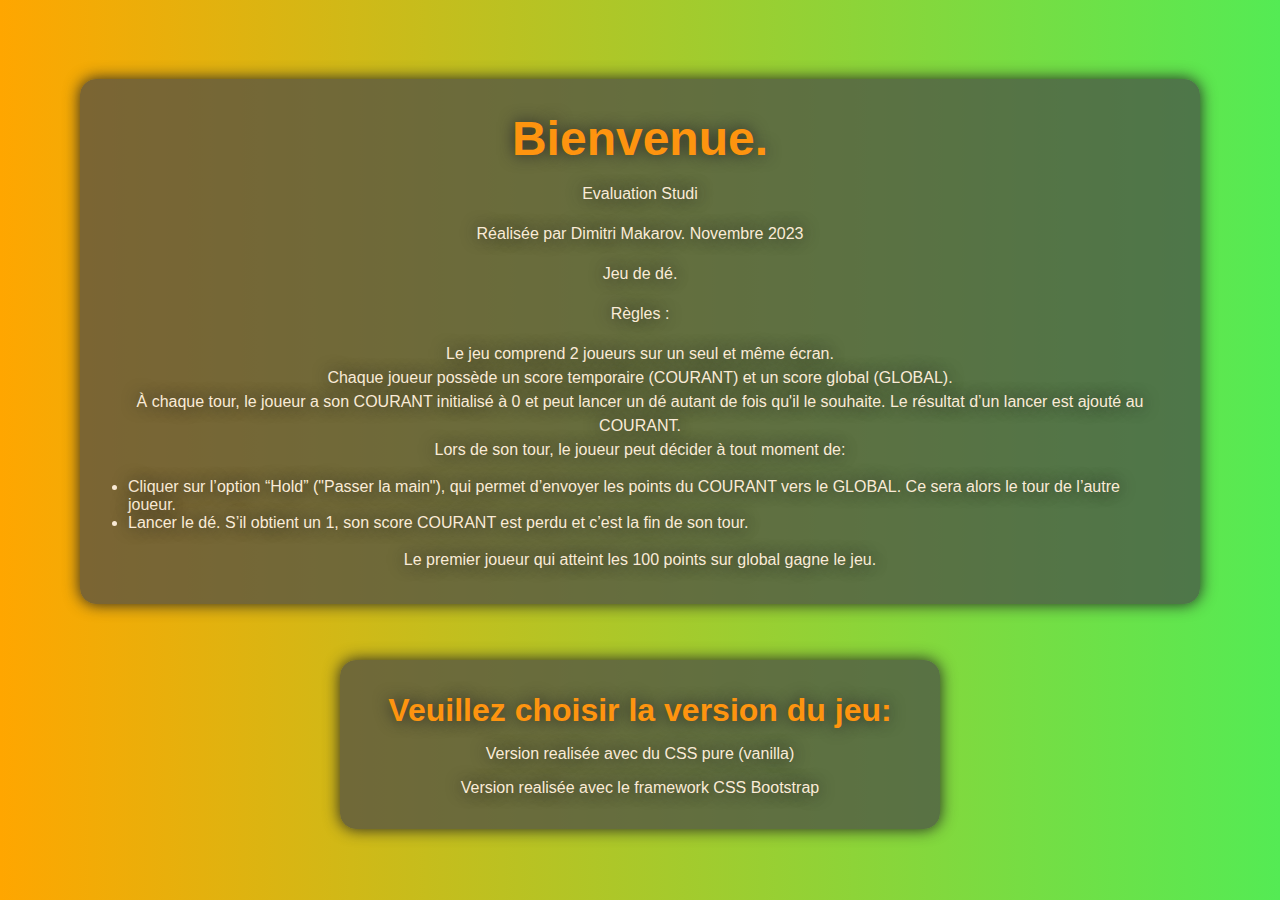
<file: index.html>
<!DOCTYPE html>
<html lang="fr">
  <head>
    <meta charset="UTF-8" />
    <meta name="viewport" content="width=device-width, initial-scale=1.0" />
    <title>Jeu de de</title>
    <link rel="shortcut icon" href="./images/dice-favicon.svg" type="image/x-icon">
    <link rel="stylesheet" href="./css/landing.css">
  </head>
  <body>
    <div class="cont">
      <h1>Bienvenue.</h1>
      <p>Evaluation Studi</p>
      <p>Réalisée par Dimitri Makarov. Novembre 2023</p>
      <p>Jeu de dé.</p>
      <p>Règles :</p>
      <p>
        Le jeu comprend 2 joueurs sur un seul et même écran.<br />
        Chaque joueur possède un score temporaire (COURANT) et un score global (GLOBAL).<br />
        À chaque tour, le joueur a son COURANT initialisé à 0 et peut lancer un dé autant de fois qu'il le souhaite. Le résultat d’un lancer est ajouté au COURANT.<br />
        Lors de son tour, le joueur peut décider à tout moment de:<br />
      </p>
      <ul>
        <li>Cliquer sur l’option “Hold” ("Passer la main"), qui permet d’envoyer les points du COURANT vers le GLOBAL. Ce sera alors le tour de l’autre joueur.</li>
        <li>Lancer le dé. S’il obtient un 1, son score COURANT est perdu et c’est la fin de son tour.</li>
      </ul>
        <p>
          Le premier joueur qui atteint les 100 points sur global gagne le jeu.
        </p>
    </div>
    <div class="cont">
      <h2>Veuillez choisir la version du jeu:</h2>
      <a href="./html/css_version.html" target="_blank">Version realisée avec du CSS pure (vanilla)</a>
      <a href="./html/bs_version.html" target="_blank">Version realisée avec le framework CSS Bootstrap</a>
    </div>
  </body>
</html>
</file>
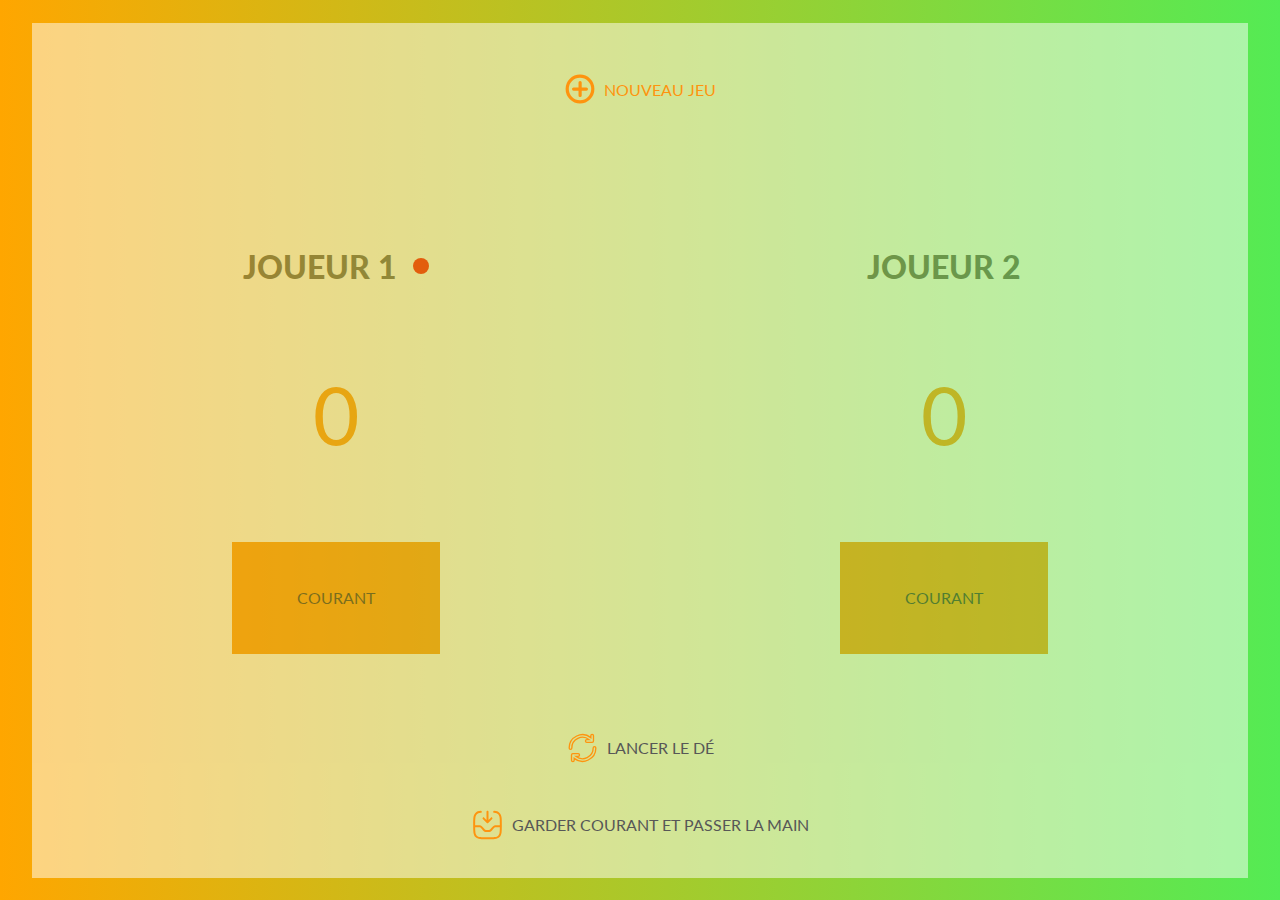
<file: html/index.html>
<!DOCTYPE html>
<html lang="fr">
  <head>
    <meta charset="UTF-8" />
    <meta name="viewport" content="width=device-width, initial-scale=1.0" />
    <title>Jeu de dé (HTML, CSS, JavaScript)</title>
    <link rel="shortcut icon" href="../images/dice-favicon.svg" type="image/x-icon">
    <link rel="preconnect" href="https://fonts.googleapis.com" />
    <link rel="preconnect" href="https://fonts.gstatic.com" crossorigin />
    <link
      href="https://fonts.googleapis.com/css2?family=Lato:wght@300;400;700&display=swap"
      rel="stylesheet"
    />
    <link rel="stylesheet" href="../css/styles.css" />
    <script src="../scripts/main.js" defer></script>
  </head>
  <body>
    <main>
      <button class="new__game">
        <svg
          class="new__game-svg"
          viewBox="0 0 20 20"
          xmlns="http://www.w3.org/2000/svg"
        >
          <g id="SVGRepo_bgCarrier" stroke-width="0" />

          <g
            id="SVGRepo_tracerCarrier"
            stroke-linecap="round"
            stroke-linejoin="round"
          />

          <g id="SVGRepo_iconCarrier">
            <path
              fill="#fe940f"
              fill-rule="evenodd"
              d="M10 3a7 7 0 100 14 7 7 0 000-14zm-9 7a9 9 0 1118 0 9 9 0 01-18 0zm14 .069a1 1 0 01-1 1h-2.931V14a1 1 0 11-2 0v-2.931H6a1 1 0 110-2h3.069V6a1 1 0 112 0v3.069H14a1 1 0 011 1z"
            />
          </g>
        </svg>
        Nouveau Jeu
      </button>
      <section id="player-0">
        <div class="player_cont">
          <h2 class="player">Joueur 1 <span class="winner-0 hidden">👑</span></h2>
          <div id="red-dot-0"></div>
        </div>
        <p id="score__player-0" class="score"></p>
        <div class="current-0">
          <p>Courant</p>
          <p id="current_score__player-0" class="current__score"></p>
        </div>
        
      </section>
      <section id="player-1">
        <div class="player_cont">
          <h2 class="player">Joueur 2 <span class="winner-1 hidden">👑</span></h2>
          <div id="red-dot-1" class="hidden"></div>
        </div>
        <p id="score__player-1" class="score"></p>
        <div class="current-1">
          <p>Courant</p>
          <p id="current_score__player-1" class="current__score"></p>
        </div>
      </section>
      <div id="dice" class="hidden">
        <img src="../images/dice-1.svg" alt="dice" />
      </div>
      <button class="roll__dice" id="roll__dice">
        <svg
          class="roll__dice-svg"
          viewBox="0 0 24 24"
          xmlns="http://www.w3.org/2000/svg"
          stroke="#fe940f"
        >
          <g id="SVGRepo_bgCarrier" stroke-width="0" />

          <g
            id="SVGRepo_tracerCarrier"
            stroke-linecap="round"
            stroke-linejoin="round"
          />

          <g id="SVGRepo_iconCarrier">
            <path
              d="M4,12a1,1,0,0,1-2,0A9.983,9.983,0,0,1,18.242,4.206V2.758a1,1,0,1,1,2,0v4a1,1,0,0,1-1,1h-4a1,1,0,0,1,0-2h1.743A7.986,7.986,0,0,0,4,12Zm17-1a1,1,0,0,0-1,1A7.986,7.986,0,0,1,7.015,18.242H8.757a1,1,0,1,0,0-2h-4a1,1,0,0,0-1,1v4a1,1,0,0,0,2,0V19.794A9.984,9.984,0,0,0,22,12,1,1,0,0,0,21,11Z"
            />
          </g>
        </svg>
        Lancer le dé
      </button>
      <button class="hold__score">
        <svg
          class="hold__score-svg"
          viewBox="0 0 24 24"
          xmlns="http://www.w3.org/2000/svg"
        >
          <g id="SVGRepo_bgCarrier" stroke-width="0" />

          <g
            id="SVGRepo_tracerCarrier"
            stroke-linecap="round"
            stroke-linejoin="round"
          />

          <g id="SVGRepo_iconCarrier">
            <path
              fill-rule="evenodd"
              clip-rule="evenodd"
              d="M12 1.25C12.4142 1.25 12.75 1.58579 12.75 2V8.18934L14.4697 6.46967C14.7626 6.17678 15.2374 6.17678 15.5303 6.46967C15.8232 6.76256 15.8232 7.23744 15.5303 7.53033L12.5303 10.5303C12.2374 10.8232 11.7626 10.8232 11.4697 10.5303L8.46967 7.53033C8.17678 7.23744 8.17678 6.76256 8.46967 6.46967C8.76256 6.17678 9.23744 6.17678 9.53033 6.46967L11.25 8.18934V2C11.25 1.58579 11.5858 1.25 12 1.25ZM16.2536 2.05354C16.2941 1.64131 16.6612 1.34001 17.0734 1.38056C18.7643 1.54688 20.0677 1.93602 21.0659 2.93422C21.9607 3.82903 22.366 4.96906 22.5603 6.41379C22.75 7.82528 22.75 9.63432 22.75 11.9427V12.0575C22.75 12.3718 22.75 12.677 22.7495 12.9731C22.7498 12.982 22.75 12.991 22.75 13C22.75 13.0099 22.7498 13.0197 22.7494 13.0295C22.746 14.8816 22.7225 16.3794 22.5603 17.5864C22.366 19.0311 21.9607 20.1711 21.0659 21.066C20.1711 21.9608 19.031 22.3661 17.5863 22.5603C16.1748 22.7501 14.3658 22.7501 12.0574 22.7501H11.9426C9.63423 22.7501 7.82519 22.7501 6.41371 22.5603C4.96897 22.3661 3.82895 21.9608 2.93414 21.066C2.03933 20.1711 1.63399 19.0311 1.43975 17.5864C1.27747 16.3794 1.25397 14.8816 1.25057 13.0295C1.25019 13.0197 1.25 13.0099 1.25 13C1.25 12.991 1.25016 12.982 1.25047 12.9731C1.25 12.677 1.25 12.3718 1.25 12.0575V11.9427C1.24999 9.63432 1.24998 7.82528 1.43975 6.41379C1.63399 4.96906 2.03933 3.82903 2.93414 2.93422C3.93234 1.93602 5.23569 1.54688 6.92658 1.38056C7.33881 1.34001 7.70585 1.64131 7.7464 2.05354C7.78695 2.46576 7.48564 2.8328 7.07342 2.87335C5.51402 3.02674 4.62954 3.36014 3.9948 3.99488C3.42514 4.56454 3.09825 5.33526 2.92637 6.61366C2.75159 7.91364 2.75 9.62186 2.75 12.0001C2.75 12.0842 2.75 12.1675 2.75001 12.25H5.16026C5.20556 12.25 5.25031 12.25 5.29454 12.2499C6.06705 12.2491 6.67886 12.2485 7.22924 12.5016C7.77961 12.7547 8.17729 13.2197 8.67941 13.8067C8.70816 13.8403 8.73725 13.8743 8.76673 13.9087L9.37216 14.6151C10.0059 15.3544 10.1838 15.5373 10.3975 15.6356C10.6113 15.734 10.8659 15.75 11.8397 15.75H12.1603C13.1341 15.75 13.3887 15.734 13.6025 15.6356C13.8162 15.5373 13.9941 15.3544 14.6278 14.6151L15.2333 13.9087C15.2628 13.8743 15.2918 13.8403 15.3206 13.8067C15.8227 13.2197 16.2204 12.7547 16.7708 12.5016C17.3211 12.2485 17.933 12.2491 18.7055 12.2499C18.7497 12.25 18.7944 12.25 18.8397 12.25H21.25C21.25 12.1675 21.25 12.0842 21.25 12.0001C21.25 9.62186 21.2484 7.91364 21.0736 6.61366C20.9018 5.33526 20.5749 4.56454 20.0052 3.99488C19.3705 3.36014 18.486 3.02674 16.9266 2.87335C16.5144 2.8328 16.2131 2.46576 16.2536 2.05354ZM21.2465 13.75H18.8397C17.8659 13.75 17.6113 13.766 17.3975 13.8644C17.1838 13.9627 17.0059 14.1456 16.3722 14.8849L15.7667 15.5913C15.7372 15.6257 15.7082 15.6597 15.6794 15.6933C15.1773 16.2803 14.7796 16.7453 14.2292 16.9984C13.6789 17.2515 13.067 17.2509 12.2945 17.2501C12.2503 17.25 12.2056 17.25 12.1603 17.25H11.8397C11.7944 17.25 11.7497 17.25 11.7055 17.2501C10.933 17.2509 10.3211 17.2515 9.77076 16.9984C9.22039 16.7453 8.82271 16.2803 8.32059 15.6933C8.29184 15.6597 8.26275 15.6257 8.23327 15.5913L7.62784 14.8849C6.9941 14.1456 6.81622 13.9627 6.60245 13.8644C6.38869 13.766 6.13407 13.75 5.16026 13.75H2.7535C2.76294 15.2527 2.79778 16.4301 2.92637 17.3865C3.09825 18.6649 3.42514 19.4356 3.9948 20.0053C4.56445 20.5749 5.33517 20.9018 6.61358 21.0737C7.91356 21.2485 9.62178 21.2501 12 21.2501C14.3782 21.2501 16.0864 21.2485 17.3864 21.0737C18.6648 20.9018 19.4355 20.5749 20.0052 20.0053C20.5749 19.4356 20.9018 18.6649 21.0736 17.3865C21.2022 16.4301 21.2371 15.2527 21.2465 13.75Z"
              fill="#fe940f"
            />
          </g>
        </svg>
        Garder courant et passer la main
      </button>
    </main>
  </body>
</html>
</file>
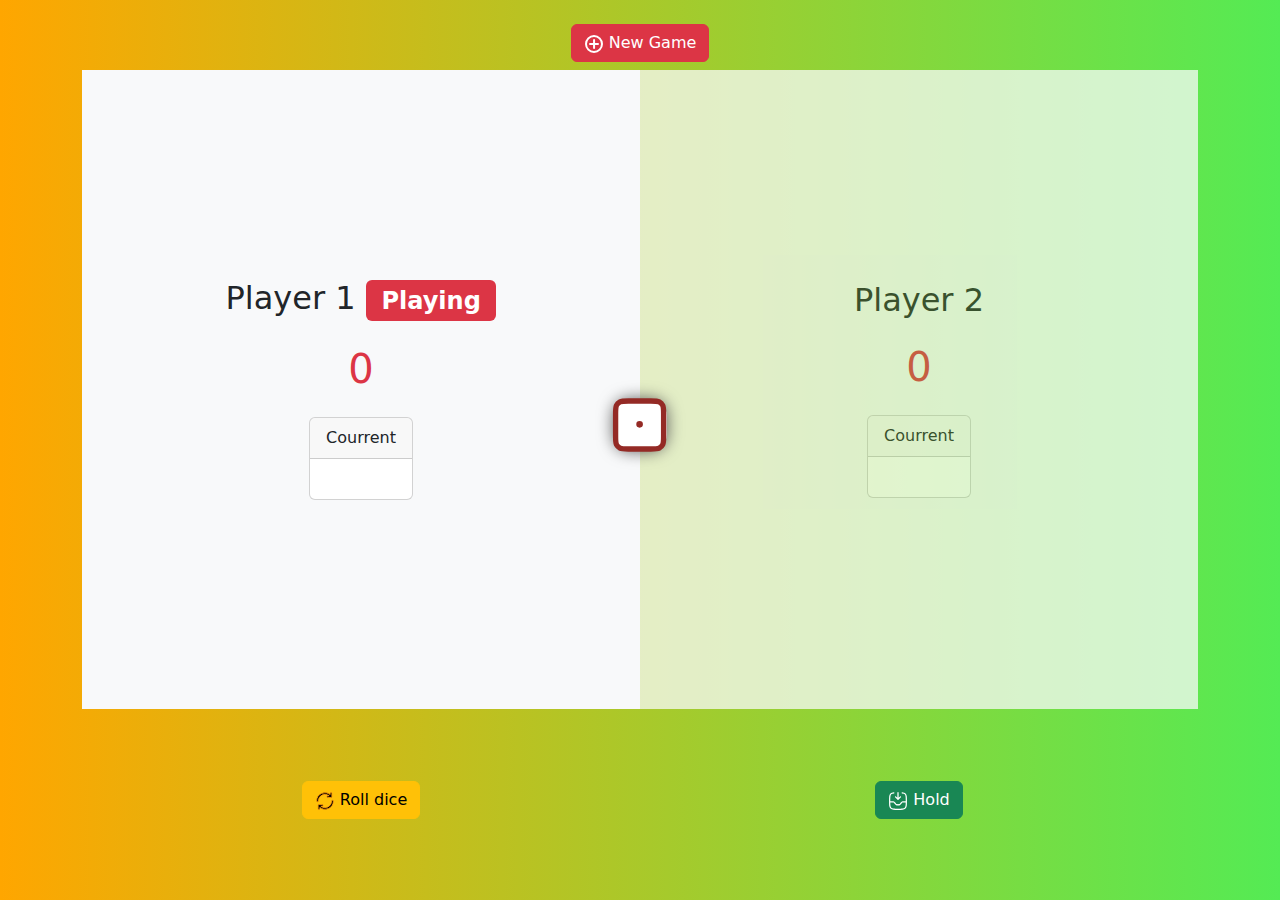
<file: html/bs_version.html>
<!DOCTYPE html>
<html lang="en">
<head>
  <meta charset="UTF-8">
  <meta name="viewport" content="width=device-width, initial-scale=1.0">
  <title>Jeu de dé (HTML, Bootstrap, JavaScript)</title>
  <link rel="shortcut icon" href="../images/dice-favicon.svg" type="image/x-icon">
  <link rel="stylesheet" href="../bootstrap/bootstrap.min.css">
  <style>
    body {
      width: 100vw;
      height: 100vh;
      background: linear-gradient(90deg, rgb(255, 166, 0), rgb(84, 235, 84));
      display: flex;
    }

    #dice {
      width: 3.3em;
      height: 3.3em;
      border-radius: 1em;
      background-color: white;
      position: absolute;
      top: 44.3%;
      left: 50%;
      transform: translateX(-50%);
      display: flex;
      align-items: center;
      justify-content: center;
      box-shadow: 0em 0em 1em #575757;
    }
    
    #dice img {
      width: 4em;
      height: 4em;
    }

    button.roll__dice:hover > .roll__dice-svg {
      animation: rotate 3s linear infinite;
    }

    @keyframes rotate {
      100% {
        transform: rotateZ(180deg);
      }
    }
  </style>
  <script src="../scripts/bs.js" defer></script>
</head>
<body>
  <div class="container p-4">
    <div class="row mb-2">
      <button class="btn btn-danger w-auto m-auto new__game" type="button">
        <svg width="20px" height="20px" viewBox="0 0 20 20" xmlns="http://www.w3.org/2000/svg" fill="none">

          <g id="SVGRepo_bgCarrier" stroke-width="0"/>
          
          <g id="SVGRepo_tracerCarrier" stroke-linecap="round" stroke-linejoin="round"/>
          
          <g id="SVGRepo_iconCarrier"> <path fill="#ffffff" fill-rule="evenodd" d="M10 3a7 7 0 100 14 7 7 0 000-14zm-9 7a9 9 0 1118 0 9 9 0 01-18 0zm14 .069a1 1 0 01-1 1h-2.931V14a1 1 0 11-2 0v-2.931H6a1 1 0 110-2h3.069V6a1 1 0 112 0v3.069H14a1 1 0 011 1z"/> </g>
          
        </svg>
        New Game
      </button>
    </div>
    <div class="row h-75">
      <div class="col d-flex flex-column gap-3 bg-light align-items-center justify-content-center p-5" id="p-0">
        <h2 class="h2">Player 1 <span class="badge bg-danger badge-0 b-playing-0">Playing</span><span class="badge bg-warning badge-0 visually-hidden winner-0">Winner!</span></h2>
        <p class="h1 text-danger" id="score__player-0"></p>
        <div class="card" id="current_p0">
          <div class="card-header">
            Courrent
          </div>
          <div class="card-body">
            <h5 class="card-title" id="current_score__player-0"></h5>
          </div>
        </div>
      </div>
      <div class="col d-flex flex-column gap-3 bg-light opacity-75 align-items-center justify-content-center p-5" id="p-1">
        <h2 class="h2">Player 2 <span class="badge bg-danger badge-1 b-playing-1 visually-hidden">Playing</span><span class="badge bg-warning badge-0 visually-hidden winner-1">Winner!</span></h2>
        <p class="h1 text-danger" id="score__player-1"></p>
        <div class="card" id="current_p1">
          <div class="card-header">
            Courrent
          </div>
          <div class="card-body">
            <h5 class="card-title" id="current_score__player-1"></h5>
          </div>
        </div>
      </div>
    </div>
    <div class="row mt-5">
      <div class="col d-flex align-items-center">
        <button class="btn btn-warning w-auto m-auto mt-4 roll__dice" id="roll__dice" type="button">
          <svg class="roll__dice-svg" fill="#000000" width="20px" height="20px" viewBox="0 0 24 24" xmlns="http://www.w3.org/2000/svg" stroke="#fe940f">

            <g id="SVGRepo_bgCarrier" stroke-width="0"/>
            
            <g id="SVGRepo_tracerCarrier" stroke-linecap="round" stroke-linejoin="round"/>
            
            <g id="SVGRepo_iconCarrier">
            
            <path d="M4,12a1,1,0,0,1-2,0A9.983,9.983,0,0,1,18.242,4.206V2.758a1,1,0,1,1,2,0v4a1,1,0,0,1-1,1h-4a1,1,0,0,1,0-2h1.743A7.986,7.986,0,0,0,4,12Zm17-1a1,1,0,0,0-1,1A7.986,7.986,0,0,1,7.015,18.242H8.757a1,1,0,1,0,0-2h-4a1,1,0,0,0-1,1v4a1,1,0,0,0,2,0V19.794A9.984,9.984,0,0,0,22,12,1,1,0,0,0,21,11Z"/>
            
            </g>
            
          </svg>
          Roll dice
        </button>
      </div>
      <div class="col d-flex align-items-center">
        <button class="btn btn-success w-auto m-auto mt-4 mb-5 hold__score" type="button">
          <svg width="20px" height="20px" viewBox="0 0 24 24" fill="none" xmlns="http://www.w3.org/2000/svg">

            <g id="SVGRepo_bgCarrier" stroke-width="0"/>
            
            <g id="SVGRepo_tracerCarrier" stroke-linecap="round" stroke-linejoin="round"/>
            
            <g id="SVGRepo_iconCarrier"> <path fill-rule="evenodd" clip-rule="evenodd" d="M12 1.25C12.4142 1.25 12.75 1.58579 12.75 2V8.18934L14.4697 6.46967C14.7626 6.17678 15.2374 6.17678 15.5303 6.46967C15.8232 6.76256 15.8232 7.23744 15.5303 7.53033L12.5303 10.5303C12.2374 10.8232 11.7626 10.8232 11.4697 10.5303L8.46967 7.53033C8.17678 7.23744 8.17678 6.76256 8.46967 6.46967C8.76256 6.17678 9.23744 6.17678 9.53033 6.46967L11.25 8.18934V2C11.25 1.58579 11.5858 1.25 12 1.25ZM16.2536 2.05354C16.2941 1.64131 16.6612 1.34001 17.0734 1.38056C18.7643 1.54688 20.0677 1.93602 21.0659 2.93422C21.9607 3.82903 22.366 4.96906 22.5603 6.41379C22.75 7.82528 22.75 9.63432 22.75 11.9427V12.0575C22.75 12.3718 22.75 12.677 22.7495 12.9731C22.7498 12.982 22.75 12.991 22.75 13C22.75 13.0099 22.7498 13.0197 22.7494 13.0295C22.746 14.8816 22.7225 16.3794 22.5603 17.5864C22.366 19.0311 21.9607 20.1711 21.0659 21.066C20.1711 21.9608 19.031 22.3661 17.5863 22.5603C16.1748 22.7501 14.3658 22.7501 12.0574 22.7501H11.9426C9.63423 22.7501 7.82519 22.7501 6.41371 22.5603C4.96897 22.3661 3.82895 21.9608 2.93414 21.066C2.03933 20.1711 1.63399 19.0311 1.43975 17.5864C1.27747 16.3794 1.25397 14.8816 1.25057 13.0295C1.25019 13.0197 1.25 13.0099 1.25 13C1.25 12.991 1.25016 12.982 1.25047 12.9731C1.25 12.677 1.25 12.3718 1.25 12.0575V11.9427C1.24999 9.63432 1.24998 7.82528 1.43975 6.41379C1.63399 4.96906 2.03933 3.82903 2.93414 2.93422C3.93234 1.93602 5.23569 1.54688 6.92658 1.38056C7.33881 1.34001 7.70585 1.64131 7.7464 2.05354C7.78695 2.46576 7.48564 2.8328 7.07342 2.87335C5.51402 3.02674 4.62954 3.36014 3.9948 3.99488C3.42514 4.56454 3.09825 5.33526 2.92637 6.61366C2.75159 7.91364 2.75 9.62186 2.75 12.0001C2.75 12.0842 2.75 12.1675 2.75001 12.25H5.16026C5.20556 12.25 5.25031 12.25 5.29454 12.2499C6.06705 12.2491 6.67886 12.2485 7.22924 12.5016C7.77961 12.7547 8.17729 13.2197 8.67941 13.8067C8.70816 13.8403 8.73725 13.8743 8.76673 13.9087L9.37216 14.6151C10.0059 15.3544 10.1838 15.5373 10.3975 15.6356C10.6113 15.734 10.8659 15.75 11.8397 15.75H12.1603C13.1341 15.75 13.3887 15.734 13.6025 15.6356C13.8162 15.5373 13.9941 15.3544 14.6278 14.6151L15.2333 13.9087C15.2628 13.8743 15.2918 13.8403 15.3206 13.8067C15.8227 13.2197 16.2204 12.7547 16.7708 12.5016C17.3211 12.2485 17.933 12.2491 18.7055 12.2499C18.7497 12.25 18.7944 12.25 18.8397 12.25H21.25C21.25 12.1675 21.25 12.0842 21.25 12.0001C21.25 9.62186 21.2484 7.91364 21.0736 6.61366C20.9018 5.33526 20.5749 4.56454 20.0052 3.99488C19.3705 3.36014 18.486 3.02674 16.9266 2.87335C16.5144 2.8328 16.2131 2.46576 16.2536 2.05354ZM21.2465 13.75H18.8397C17.8659 13.75 17.6113 13.766 17.3975 13.8644C17.1838 13.9627 17.0059 14.1456 16.3722 14.8849L15.7667 15.5913C15.7372 15.6257 15.7082 15.6597 15.6794 15.6933C15.1773 16.2803 14.7796 16.7453 14.2292 16.9984C13.6789 17.2515 13.067 17.2509 12.2945 17.2501C12.2503 17.25 12.2056 17.25 12.1603 17.25H11.8397C11.7944 17.25 11.7497 17.25 11.7055 17.2501C10.933 17.2509 10.3211 17.2515 9.77076 16.9984C9.22039 16.7453 8.82271 16.2803 8.32059 15.6933C8.29184 15.6597 8.26275 15.6257 8.23327 15.5913L7.62784 14.8849C6.9941 14.1456 6.81622 13.9627 6.60245 13.8644C6.38869 13.766 6.13407 13.75 5.16026 13.75H2.7535C2.76294 15.2527 2.79778 16.4301 2.92637 17.3865C3.09825 18.6649 3.42514 19.4356 3.9948 20.0053C4.56445 20.5749 5.33517 20.9018 6.61358 21.0737C7.91356 21.2485 9.62178 21.2501 12 21.2501C14.3782 21.2501 16.0864 21.2485 17.3864 21.0737C18.6648 20.9018 19.4355 20.5749 20.0052 20.0053C20.5749 19.4356 20.9018 18.6649 21.0736 17.3865C21.2022 16.4301 21.2371 15.2527 21.2465 13.75Z" fill="#ffffff"/> </g>
            
          </svg>
          Hold
        </button>
      </div>
    </div>
  </div>
  <div id="dice">
    <img src="../images/dice-1.svg" alt="dice" />
  </div>
</body>
</html>
</file>
<file: css/landing.css>
* {
  margin: 0;
  padding: 0;
  box-sizing: border-box;
  font-size: 16px;
  font-family: 'Lato', sans-serif;
}

body {
  width: 100vw;
  height: 100vh;
  background: linear-gradient(90deg, rgb(255, 166, 0), rgb(84, 235, 84));
  display: flex;
  flex-direction: column;
  align-items: center;
  justify-content: center;
  gap: 2em;
}

.cont {
  width: auto;
  height: auto;
  display: flex;
  flex-direction: column;
  align-items: center;
  justify-content: center;
  gap: 1em;
  padding: 2em 3em 2em 3em;
  background: rgba(71, 71, 71, 0.7);
  border-radius: 1em;
  box-shadow: 0 0 1em #252525;
  margin: 1em 5em .5em 5em;
  text-shadow: 0 0 1em #252525;
}

h1 {
  font-size: 3em;
  color: #fe940f;
}

h2 {
  font-size: 2em;
  color: #fe940f;
}

a {
  text-decoration: none;
  color: antiquewhite;
}

a:hover {
  text-shadow: 0 0 .7em #252525;
  color: #fe940f;
}

p {
  color: antiquewhite;
  line-height: 1.5em;
  text-align: center;
}

ul {
  color: antiquewhite;
}
</file>
<file: css/styles.css>
* {
  margin: 0;
  padding: 0;
  box-sizing: border-box;
  font-size: 16px;
  font-family: 'Lato', sans-serif;
}

body {
  width: 100vw;
  height: 100vh;
  background: linear-gradient(90deg, rgb(255, 166, 0), rgb(84, 235, 84));
  display: flex;
}

main {
  width: 95%;
  height: 95%;
  margin: auto;
  display: flex;
  position: relative;
}

.player_cont {
  display: flex;
  align-items: center;
  justify-content: center;
  gap: 1em;
}

#player-0, #player-1 {
  display: flex;
  flex-direction: column;
  gap: 5em;
  align-items: center;
  justify-content: center;
  text-transform: uppercase;
  position: relative;
}

#player-0 {
  width: 50%;
  height: 100%;
  background-color: white;
  opacity: .5;
}

#player-1 {
  width: 50%;
  height: 100%;
  background-color: white;
  opacity: .5;
}

#red-dot-0,
#red-dot-1 {
  width: 1em;
  height: 1em;
  border-radius: 50%;
  background-color: red;
  opacity: 1;
}

.score {
  font-size: 5em;
  color: #fe940f;
}

.player {
  font-size: 2em;
  color: #575757;
  font-weight: 900;
}

.current-0,
.current-1 {
  width: 13em;
  height: 7em;
  background-color: #fe940f;
  color: #252525;
  display: flex;
  flex-direction: column;
  align-items: center;
  justify-content: center;
}

.current__score {
  font-size: 2em;
  color: white;
}

.active {
  opacity: .8 !important;
}

.winner-0,
.winner-1 {
  color: #fe940f;
  font-size: .5em;
}

.winner {
  background-color: #252525 !important;
  opacity: .9 !important;
}

#dice {
  width: 4.9em;
  height: 4.9em;
  border-radius: 1em;
  background-color: white;
  position: absolute;
  top: 40%;
  left: 50%;
  transform: translateX(-50%);
  display: flex;
  align-items: center;
  justify-content: center;
  box-shadow: 0em 0em 1em #575757;
}

#dice img {
  width: 6em;
  height: 6em;
}

button {
  width: auto;
  height: 3em;
  position: absolute;
  background: none;
  border: none;
  display: flex;
  align-items: center;
  justify-content: center;
  gap: 0.5em;
  z-index: 999;
  transform: translateX(-50%);
  left: 50%;
  text-transform: uppercase;
  cursor: pointer;
  color: #575757;
}

.new__game-svg,
.roll__dice-svg,
.hold__score-svg {
  width: 2em;
  height: 2em;
  fill: none;
}

.new__game {
  top: 5%;
  color: #fe940f;
}

.roll__dice {
  top: 82%;
}

.hold__score {
  top: 91%;
}

button.roll__dice:hover > .roll__dice-svg {
  animation: rotate 3s linear infinite;
}

button.roll__dice:hover,
button.new__game:hover,
button.hold__score:hover {
  text-shadow: 0 0 .4em #252525;
}

@keyframes rotate {
  100% {
    transform: rotateZ(180deg);
  }
}

.hidden {
  display: none !important;
}
</file>
